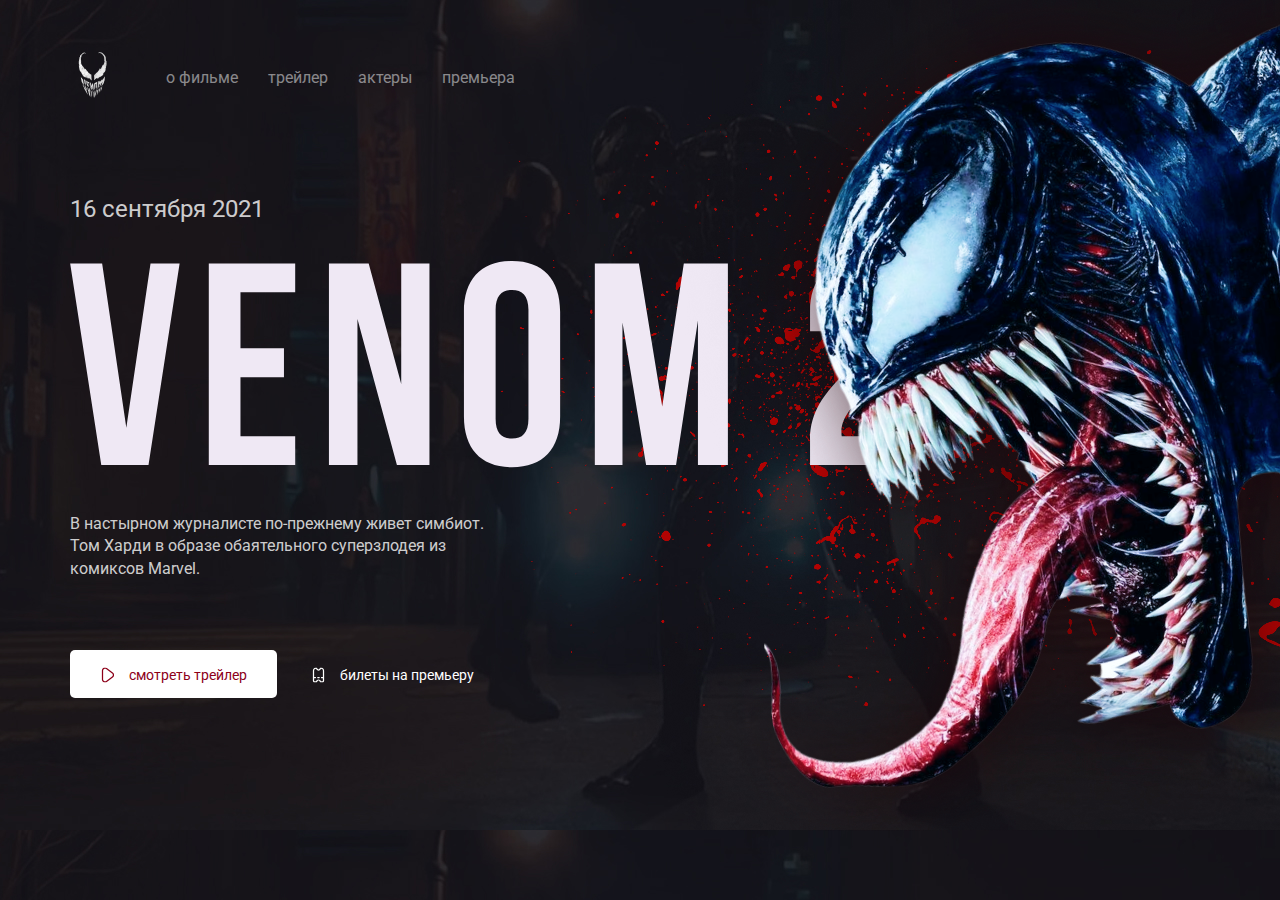
<file: index.html>
<!DOCTYPE html>
<html lang="ru">
  <head>
    <meta charset="UTF-8" />
    <meta http-equiv="X-UA-Compatible" content="IE=edge" />
    <meta name="viewport" content="width=device-width, initial-scale=1.0" />
    <title>Главная - Venom 2</title>
    <link rel="preconnect" href="https://fonts.gstatic.com" />
    <link
      href="https://fonts.googleapis.com/css2?family=Roboto:wght@400;700&display=swap"
      rel="stylesheet"
    />
    <link rel="stylesheet" href="css/normalize.css" />
    <link rel="stylesheet" href="css/style.css" />
  </head>
  <body class="blood">
    <div class="container">
      <header class="header">
        <a href="#" class="logo-link">
          <img
            width="46"
            height="71"
            src="img/logo.png"
            alt="logo: Venom"
            class="logo-image"
          />
        </a>
        <nav class="nav">
          <ul class="nav-menu">
            <li class="nav-menu-item">
              <a href="about.html" class="nav-menu-link">о фильме</a>
            </li>
            <li class="nav-menu-item">
              <a href="trailer.html" class="nav-menu-link">трейлер</a>
            </li>
            <li class="nav-menu-item">
              <a href="actors.html" class="nav-menu-link">актеры</a>
            </li>
            <li class="nav-menu-item">
              <a href="premier.html" class="nav-menu-link">премьера</a>
            </li>
          </ul>
        </nav>
      </header>
      <div class="film">
        <div class="film-text">
          <span class="film-date">16 сентября 2021</span>
          <img src="img/Venom 2.svg" alt="logo: venom 2" class="film-logo" />
          <p class="film-description">
            В настырном журналисте по-прежнему живет симбиот. Том Харди в образе
            обаятельного суперзлодея из комиксов Marvel.
          </p>
        </div>
        <div class="button-group">
          <button class="button button-primary">
            <img
              width="15"
              src="img/play.svg"
              alt="icon: play"
              class="button-icon"
            />
            <span class="button-text">смотреть трейлер</span>
          </button>
          <a href="trailer.html" class="button button-link">
            <img
              width="15"
              src="img/ticket.svg"
              alt="icon: ticket"
              class="button-icon"
            />
            <span class="button-text">билеты на премьеру</span>
          </a>
        </div>
      </div>
    </div>
    <img class="venom" src="img/venom.png" alt="photo: venom" class="venom" />
  </body>
</html>
</file>
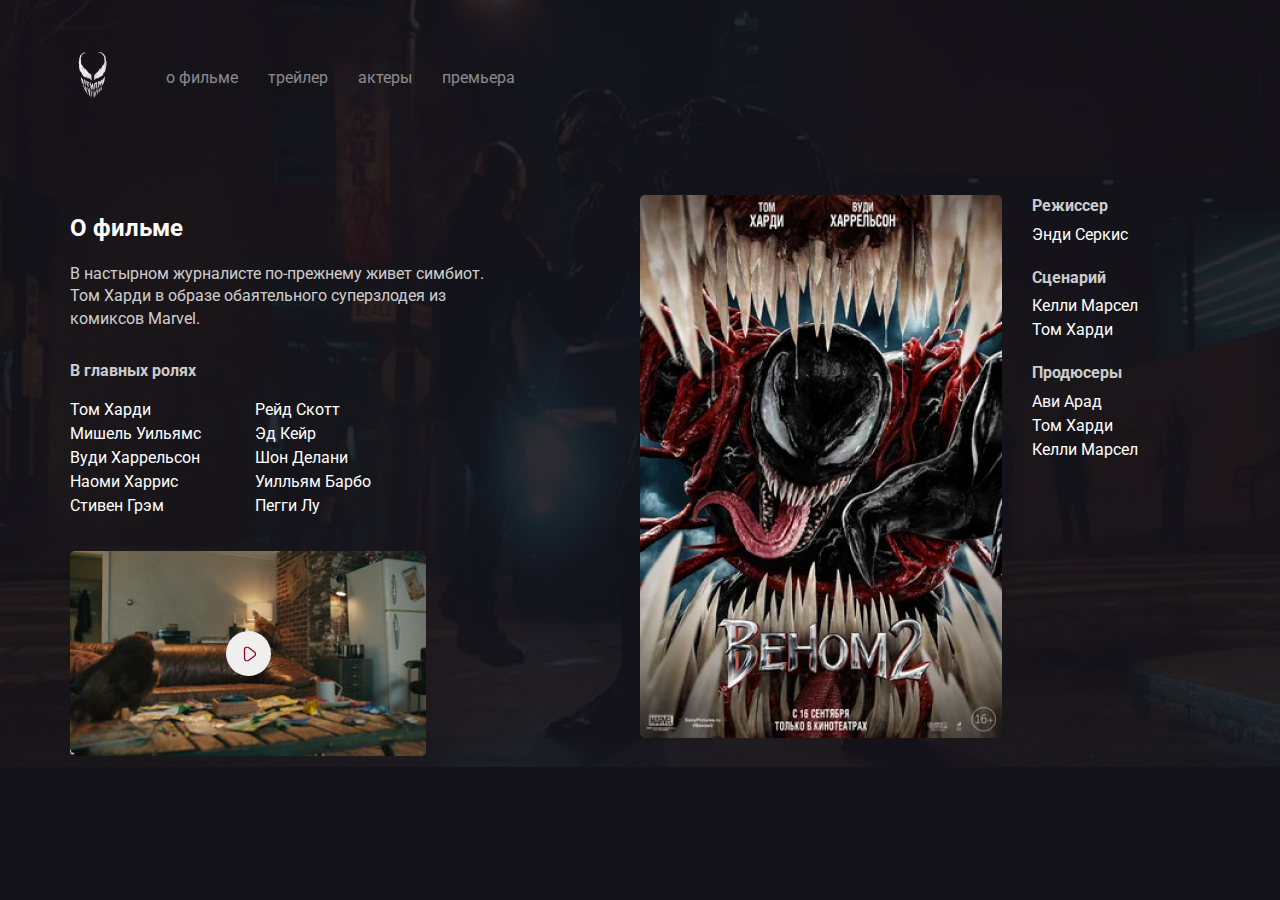
<file: about.html>
<!DOCTYPE html>
<html lang="ru">
  <head>
    <meta charset="UTF-8" />
    <meta http-equiv="X-UA-Compatible" content="IE=edge" />
    <meta name="viewport" content="width=device-width, initial-scale=1.0" />
    <title>О фильме Venom 2</title>
    <link rel="preconnect" href="https://fonts.gstatic.com" />
    <link
      href="https://fonts.googleapis.com/css2?family=Roboto:wght@400;700&display=swap"
      rel="stylesheet"
    />
    <link rel="stylesheet" href="css/normalize.css" />
    <link rel="stylesheet" href="css/style.css" />
  </head>
  <body class="primary-bg">
    <div class="container">
      <header class="header">
        <a href="#" class="logo-link">
          <img
            width="46"
            height="71"
            src="img/logo.png"
            alt="logo: Venom"
            class="logo-image"
          />
        </a>
        <nav class="nav">
          <ul class="nav-menu">
            <li class="nav-menu-item">
              <a href="about.html" class="nav-menu-link">о фильме</a>
            </li>
            <li class="nav-menu-item">
              <a href="trailer.html" class="nav-menu-link">трейлер</a>
            </li>
            <li class="nav-menu-item">
              <a href="actors.html" class="nav-menu-link">актеры</a>
            </li>
            <li class="nav-menu-item">
              <a href="premier.html" class="nav-menu-link">премьера</a>
            </li>
          </ul>
        </nav>
      </header>
      <div class="content">
        <div class="col">
          <h2 class="contetn-title">О фильме</h2>
          <p class="content-text">
            В настырном журналисте по-прежнему живет симбиот. Том Харди в образе
            обаятельного суперзлодея из комиксов Marvel.
          </p>
          <h3 class="content-subtitle">В главных ролях</h3>
          <ul class="list colomn-2">
            <li class="list-item">Том Харди</li>
            <li class="list-item">Мишель Уильямс</li>
            <li class="list-item">Вуди Харрельсон</li>
            <li class="list-item">Наоми Харрис</li>
            <li class="list-item">Стивен Грэм</li>
            <li class="list-item">Рейд Скотт</li>
            <li class="list-item">Эд Кейр</li>
            <li class="list-item">Шон Делани</li>
            <li class="list-item">Уилльям Барбо</li>
            <li class="list-item">Пегги Лу</li>
          </ul>
          <div class="trailer">
            <button class="play">
              <img src="img/play.svg" alt="icon: play" class="play-icon" />
            </button>
          </div>
        </div>
        <div class="col">
          <div class="poster-wrappor">
            <img
              src="img/poster.jpg"
              alt="phote: poster venom 2"
              class="poster"
            />
            <div class="creators">
              <h3 class="content-subtitle">Режиссер</h3>
              <ul class="list">
                <li class="list-item">Энди Серкис</li>
              </ul>
              <h3 class="content-subtitle">Сценарий</h3>
              <ul class="list">
                <li class="list-item">Келли Марсел</li>
                <li class="list-item">Том Харди</li>
              </ul>
              <h3 class="content-subtitle">Продюсеры</h3>
              <ul class="list">
                <li class="list-item">Ави Арад</li>
                <li class="list-item">Том Харди</li>
                <li class="list-item">Келли Марсел</li>
              </ul>
            </div>
          </div>
        </div>
      </div>
    </div>
  </body>
</html>
</file>
<file: css/style.css>
body {
  background-color: #14131a;
  color: #fff;
  font-family: "Roboto", sans-serif;
}

.container {
  max-width: 1140px;
  margin: auto;
}

.header {
  display: flex;
  align-items: center;
  padding-top: 40px;
  margin-bottom: 80px;
}

.logo-link {
  display: inline-block;
  margin-right: 50px;
}

.nav-menu {
  margin: 0;
  padding: 0;
  list-style: none;
  display: flex;
}

.nav-menu-item {
  margin-right: 30px;
}

.nav-menu-link {
  text-decoration: none;
  color: rgba(255, 255, 255, 0.5);
}

.film-date {
  display: block;
  font-size: 24px;
  line-height: 28px;
  color: rgba(255, 255, 255, 0.8);
  margin-bottom: 38px;
}

.film-description {
  margin-top: 40px;
  max-width: 423px;
  font-size: 16px;
  line-height: 140%;
  color: rgba(255, 255, 255, 0.8);
}

.button {
  padding: 15px 30px;
  border: none;
  border-radius: 5px;
  text-decoration: none;
  cursor: pointer;
}

.button-icon,
.button-text {
  display: inline-block;
  vertical-align: middle;
}

.button-text {
  font-size: 14px;
  line-height: 16px;
  margin-left: 10px;
}

.button-primary {
  color: #8d0019;
  background: #fff;
}

.button-link {
  color: #fff;
}

.button-group {
  margin-top: 70px;
}

.venom {
  position: absolute;
  top: 0;
  right: 0;
}

.blood {
  background: url(../img/blood.png) no-repeat top right,
    url(../img/background.jpg);
}

.primary-bg {
  background: #14131a url(../img/background.jpg) no-repeat center center / 100%;
}
.content {
  display: flex;
}

.col {
  flex-basis: 50%;
}

.content-title {
  font-weight: bold;
  font-size: 36px;
  line-height: 42px;
  color: rgba(255, 255, 255, 0.8);
  margin-bottom: 20px;
}

.content-text {
  font-size: 16px;
  line-height: 140%;
  color: rgba(255, 255, 255, 0.8);
  max-width: 423px;
  margin-bottom: 30px;
}

.content-subtitle {
  font-size: 16px;
  line-height: 140%;
  color: rgba(255, 255, 255, 0.8);
  margin-bottom: 15px;
  margin-top: 0;
}

.content .list {
  list-style-type: none;
  padding: 0;
}

.list-item {
  line-height: 1.5;
}
.colomn-2 {
  -webkit-column-count: 2;
  -moz-column-count: 2;
  column-count: 2;
  -webkit-column-gap: 20px;
  column-gap: 20px;
  max-width: 350px;
}

.content .trailer {
  width: 356px;
  height: 205px;
  background: url(../img/trailer-cover.jpg) no-repeat center/ contain;
  border-radius: 5px;
  display: flex;
  align-items: center;
  justify-content: center;
  margin-top: 33px;
}

.trailer .play {
  width: 45px;
  height: 45px;
  border-radius: 50%;
  border: none;
  cursor: pointer;
}
.trailer .play-icon {
  transform: translate(1px, 2px);
}

.poster-wrappor {
  display: flex;
  align-items: start;
}

.poster {
  width: 362px;
  border-radius: 5px;
  margin-right: 30px;
}

.poster-wrappor .content-subtitle {
  margin-bottom: 5px;
}

.poster-wrappor .list {
  margin: 0;
  margin-bottom: 20px;
}
</file>
